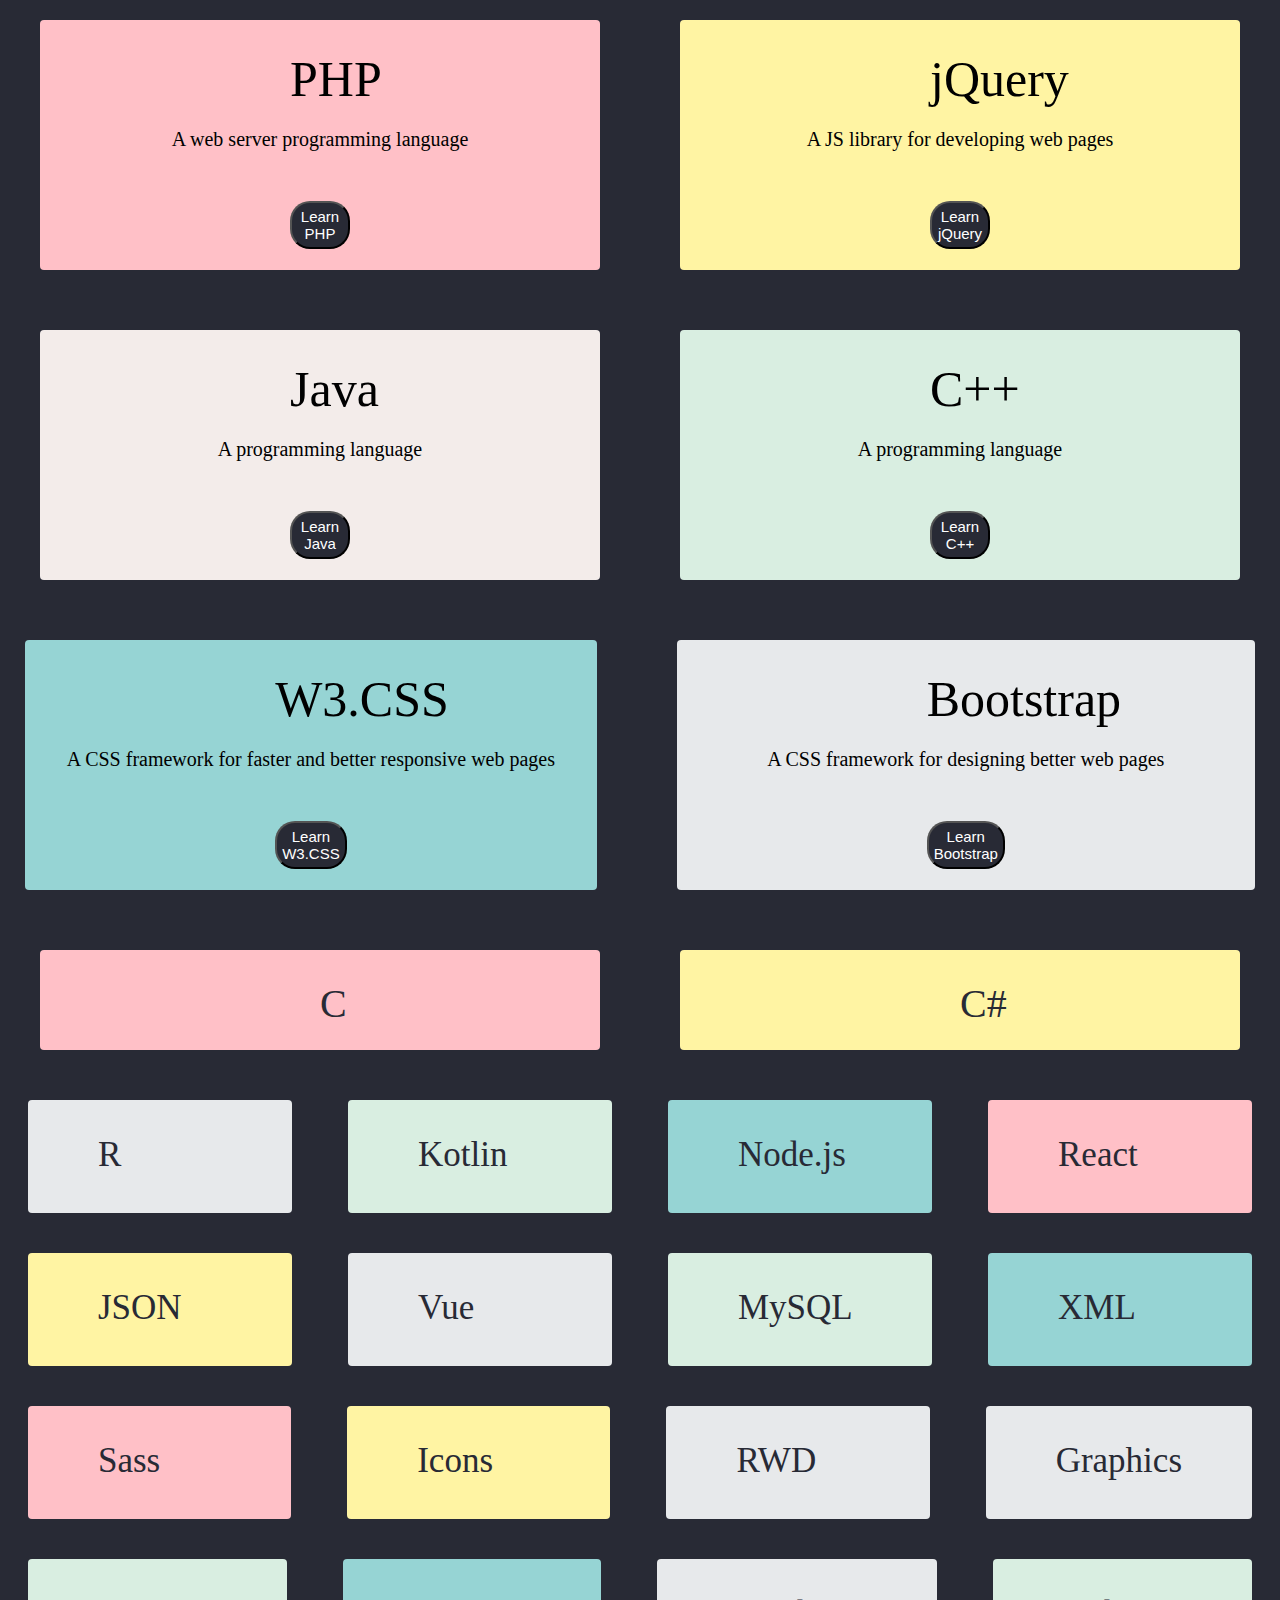
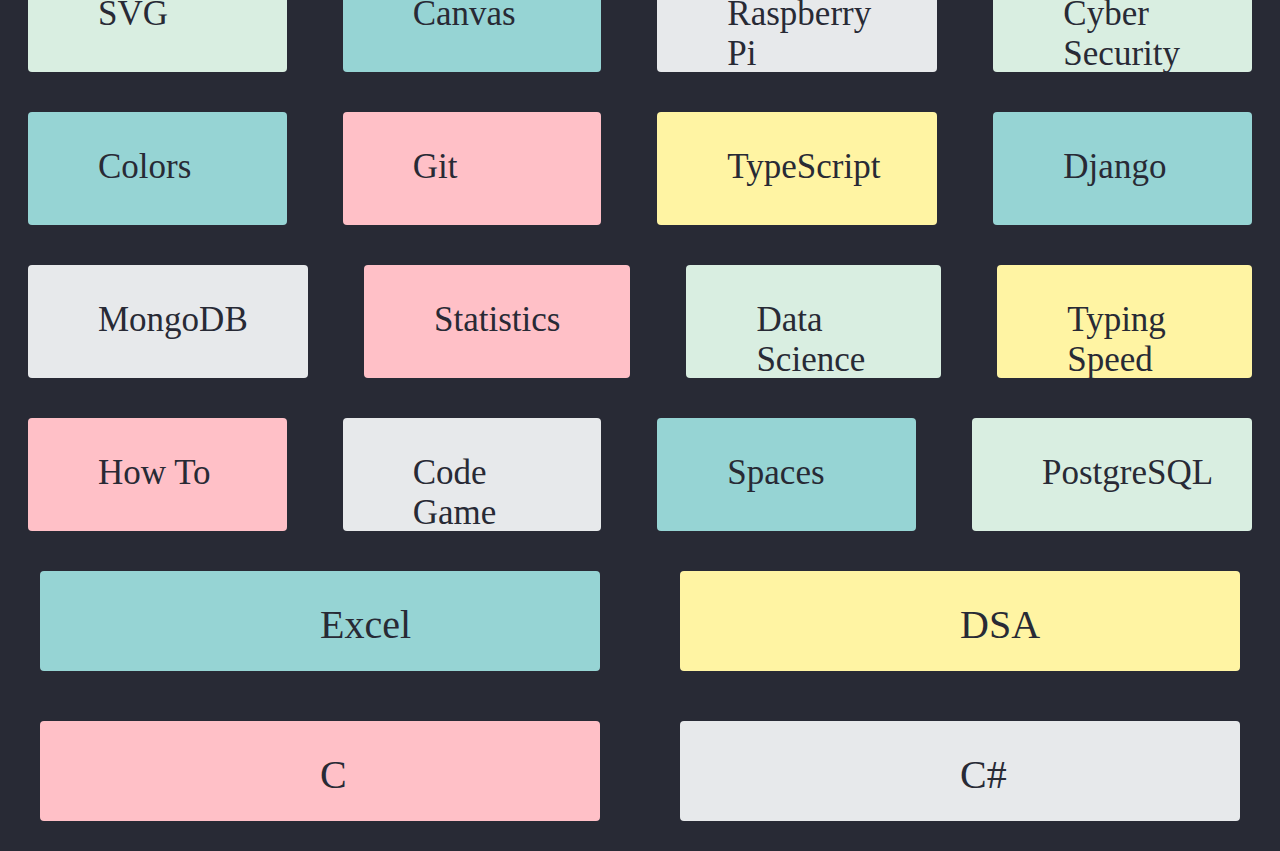
<file: index.html>
<!DOCTYPE html>
<html lang="en">

<head>
    <meta charset="UTF-8">
    <meta name="viewport" content="width=device-width, initial-scale=1.0">
    <title>W3C Templates</title>
    <link rel="stylesheet" href="style.css">
</head>

<body>
    <div class="container">
        <div class="ele1">
            <div id="item1">
                <p id="p1">PHP</p>
                <p id="p2">A web server programming language</p>
                <button id="btn">Learn PHP</button>
            </div>
            <div id="item2">
                <p id="p1">jQuery</p>
                <p id="p2">A JS library for developing web pages</p>
                <button id="btn">Learn jQuery</button>
            </div>
        </div>
        <div class="ele2">
            <div id="item3">
                <p id="p1">Java</p>
                <p id="p2">A programming language</p>
                <button id="btn">Learn Java</button>
            </div>
            <div id="item4">
                <p id="p1">C++</p>
                <p id="p2">A programming language</p>
                <button id="btn">Learn C++</button>
            </div>
        </div>
        <div class="ele3">
            <div id="item5">
                <p id="p1">W3.CSS</p>
                <p id="p2">A CSS framework for faster and better responsive web pages</p>
                <button id="btn">Learn W3.CSS</button>
            </div>
            <div id="item6">
                <p id="p1">Bootstrap</p>
                <p id="p2">A CSS framework for designing better web pages</p>
                <button id="btn">Learn Bootstrap</button>
            </div>
        </div>
        <div class="ele4">
            <div id="item7">
                <a href="" id="hed">C</a>
            </div>
            <div id="item8">
                <a href="" id="hed">C#</a>
            </div>
        </div>
        <div class="ele5">
            <div id="m1">
                <a href="" id="min">R</a>
            </div>
            <div id="m2">
                <a href="" id="min">Kotlin</a>
            </div idm3>
            <div id="m3">
                <a href="" id="min">Node.js</a>
            </div>
            <div id="m4">
                <a href="" id="min">React</a>
            </div>
        </div>
        <div class="ele5">
            <div id="m5">
                <a href="" id="min">JSON</a>
            </div>
            <div id="m6">
                <a href="" id="min">Vue</a>
            </div idm3>
            <div id="m7">
                <a href="" id="min">MySQL</a>
            </div>
            <div id="m8">
                <a href="" id="min">XML</a>
            </div>
        </div>
        <div class="ele5">
            <div id="m9">
                <a href="" id="min">Sass</a>
            </div>
            <div id="m10">
                <a href="" id="min">Icons</a>
            </div idm3>
            <div id="m11">
                <a href="" id="min">RWD</a>
            </div>
            <div id="m12">
                <a href="" id="min">Graphics</a>
            </div>
        </div>
        <div class="ele5">
            <div id="m13">
                <a href="" id="min">SVG</a>
            </div>
            <div id="m14">
                <a href="" id="min">Canvas</a>
            </div idm3>
            <div id="m15">
                <a href="" id="min">Raspberry Pi
                </a>
            </div>
            <div id="m16">
                <a href="" id="min">Cyber Security</a>
            </div>
        </div>
        <div class="ele5">
            <div id="m17">
                <a href="" id="min">Colors</a>
            </div>
            <div id="m18">
                <a href="" id="min">Git</a>
            </div idm3>
            <div id="m19">
                <a href="" id="min">TypeScript</a>
            </div>
            <div id="m20">
                <a href="" id="min">Django</a>
            </div>
        </div>
        <div class="ele5">
            <div id="m21">
                <a href="" id="min">MongoDB</a>
            </div>
            <div id="m22">
                <a href="" id="min">Statistics</a>
            </div idm3>
            <div id="m23">
                <a href="" id="min">Data Science</a>
            </div>
            <div id="m24">
                <a href="" id="min">Typing Speed</a>
            </div>
        </div>
        <div class="ele5">
            <div id="m25">
                <a href="" id="min">How To</a>
            </div>
            <div id="m26">
                <a href="" id="min">Code Game</a>
            </div idm3>
            <div id="m27">
                <a href="" id="min">Spaces</a>
            </div>
            <div id="m28">
                <a href="" id="min">PostgreSQL</a>
            </div>
        </div>
        <div class="ele4">
            <div id="item9">
                <a href="" id="hed">Excel</a>
            </div>
            <div id="item10">
                <a href="" id="hed">DSA</a>
            </div>
        </div>
        <div class="ele4">
            <div id="item11">
                <a href="" id="hed">C</a>
            </div>
            <div id="item12">
                <a href="" id="hed">C#</a>
            </div>
        </div>
    </div>
</body>

</html>
</file>
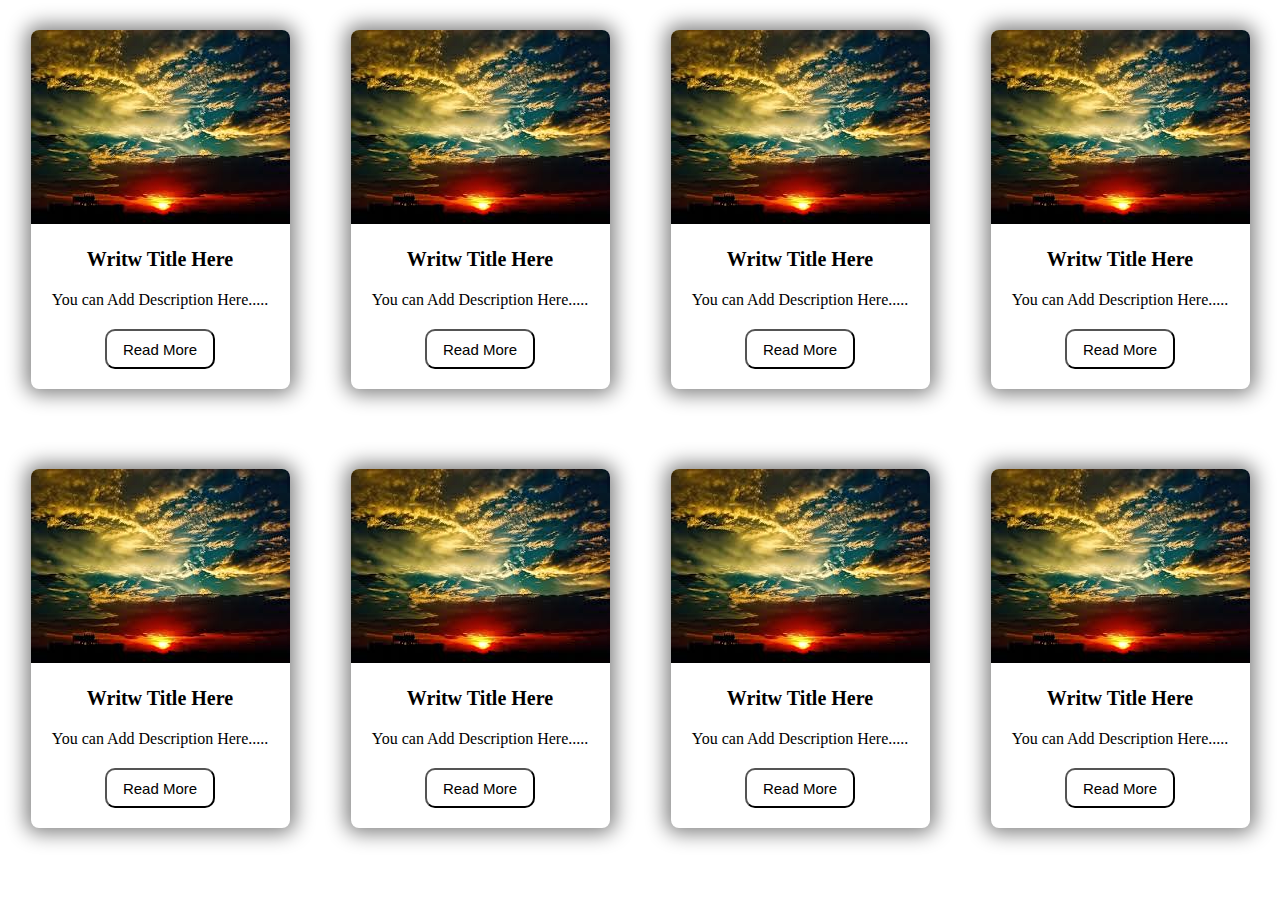
<file: cards.html>
<!DOCTYPE html>
<html lang="en">
<head>
    <meta charset="UTF-8">
    <meta name="viewport" content="width=device-width, initial-scale=1.0">
    <title>cards</title>
    <link rel="stylesheet" href="style1.css">
</head>
<body>
    <div class="container">
        <div class="row1">
            <div id="card">
                <img src="./assets/sunset.jpeg" alt="sunset">
                <p id="title">Writw Title Here</p>
                <p>You can Add Description Here.....</p>
                <button>Read More</button>
            </div>
            <div id="card">
                <img src="./assets/sunset.jpeg" alt="sunset">
                <p id="title">Writw Title Here</p>
                <p>You can Add Description Here.....</p>
                <button>Read More</button>
            </div>
            <div id="card">
                <img src="./assets/sunset.jpeg" alt="sunset">
                <p id="title">Writw Title Here</p>
                <p>You can Add Description Here.....</p>
                <button>Read More</button>
            </div>
            <div id="card">
                <img src="./assets/sunset.jpeg" alt="sunset">
                <p id="title">Writw Title Here</p>
                <p>You can Add Description Here.....</p>
                <button>Read More</button>
            </div>
        </div>
        <div class="row1">
            <div id="card">
                <img src="./assets/sunset.jpeg" alt="sunset">
                <p id="title">Writw Title Here</p>
                <p>You can Add Description Here.....</p>
                <button>Read More</button>
            </div>
            <div id="card">
                <img src="./assets/sunset.jpeg" alt="sunset">
                <p id="title">Writw Title Here</p>
                <p>You can Add Description Here.....</p>
                <button>Read More</button>
            </div>
            <div id="card">
                <img src="./assets/sunset.jpeg" alt="sunset">
                <p id="title">Writw Title Here</p>
                <p>You can Add Description Here.....</p>
                <button>Read More</button>
            </div>
            <div id="card">
                <img src="./assets/sunset.jpeg" alt="sunset">
                <p id="title">Writw Title Here</p>
                <p>You can Add Description Here.....</p>
                <button>Read More</button>
            </div>
        </div>
    </div>
</body>
</html>
</file>
<file: style.css>
* {
    padding: 0;
    margin: 0;
    box-sizing: border-box;
}

a {
    text-decoration: none;
    color: #282A35;
}

.container {
    background: #282A35;
}

.ele1,
.ele2,
.ele3,
.ele4,
.ele5 {
    display: flex;
    justify-content: center;
}

#p1 {
    font-size: 50px;
    padding: 30px 50px 20px 250px;
}

#p2 {
    font-size: 20px;
    text-align: center;
}

#hed {
    font-size: 20px;
    display: flex;
    padding: 30px 50px 20px 280px;
    font-size: 40px;
}

button {
    font-size: 15px;
    margin: 50px 250px;
    background-color: #282A35;
    color: white;
    border-radius: 20px;
    padding: 5px 5px;
}

#item1,
#item2,
#item3,
#item4,
#item5,
#item6 {
    height: 250px;
    width: 600px;
    margin: 20px 40px 40px;
    border-radius: 4px;
}

#item1,
#item7,
#item11,
#m4,
#m9,
#m18,
#m22,
#m25 {
    background-color: #ffc0c7;
}

#item2,
#item8,
#item10,
#m5,
#m10,
#m19,
#m24 {
    background-color: #fff4a3;
}

#item3 {
    background-color: #f3ecea;
}

#item4,
#m2,
#m7,
#m16,
#m13,
#m23,
#m28 {
    background-color: #d9eee1;
}

#item5,
#item9,
#m3,
#m8,
#m14,
#m17,
#m20,
#m27 {
    background-color: #96d4d4;
}

#item6,
#item12,
#m12,
#m1,
#m6,
#m11,
#m15,
#m21,
#m26 {
    background-color: #e7e9eb;
}

#item7,
#item8,
#item9,
#item10,
#item11,
#item12 {
    height: 100px;
    width: 610px;
    margin: 20px 40px 30px;
    border-radius: 4px;
}

#m1,
#m2,
#m3,
#m4,
#m5,
#m6,
#m7,
#m8,
#m9,
#m10,
#m11,
#m12,
#m13,
#m14,
#m15,
#m16,
#m17,
#m18,
#m19,
#m20,
#m21,
#m22,
#m23,
#m24,
#m25,
#m26,
#m27,
#m28 {
    height: 113px;
    width: 280px;
    margin: 20px 28px;
    border-radius: 4px;
}

.ele5 {
    display: flex;
}

#min {
    font-size: 35px;
    display: flex;
    padding: 35px 70px;
}
</file>
<file: style1.css>
*{
    padding: 0;
    margin: 0;
    box-sizing: border-box;
}
p {
    margin-top: 20px;
} 
button {
    background-color: white;
    color: black;
    margin: 20px 0px 20px 0px;
    border-radius: 10px;
    padding: 10px;
    height: 40px;
    width: 110px;
    font-size: 15px;
}
.row1 {
    display: flex;
    justify-content: space-around;
    margin-top: 30px;
    margin-bottom: 80px;
    text-align: center;
}
#title {
    font-size: 20px;
    font-weight: 900;

}
#card {
    /* border: 2px solid black; */
    overflow: hidden;
    border-radius: 8px; 
    box-shadow: 0px 0px 20px 5px gray;
}
</file>
